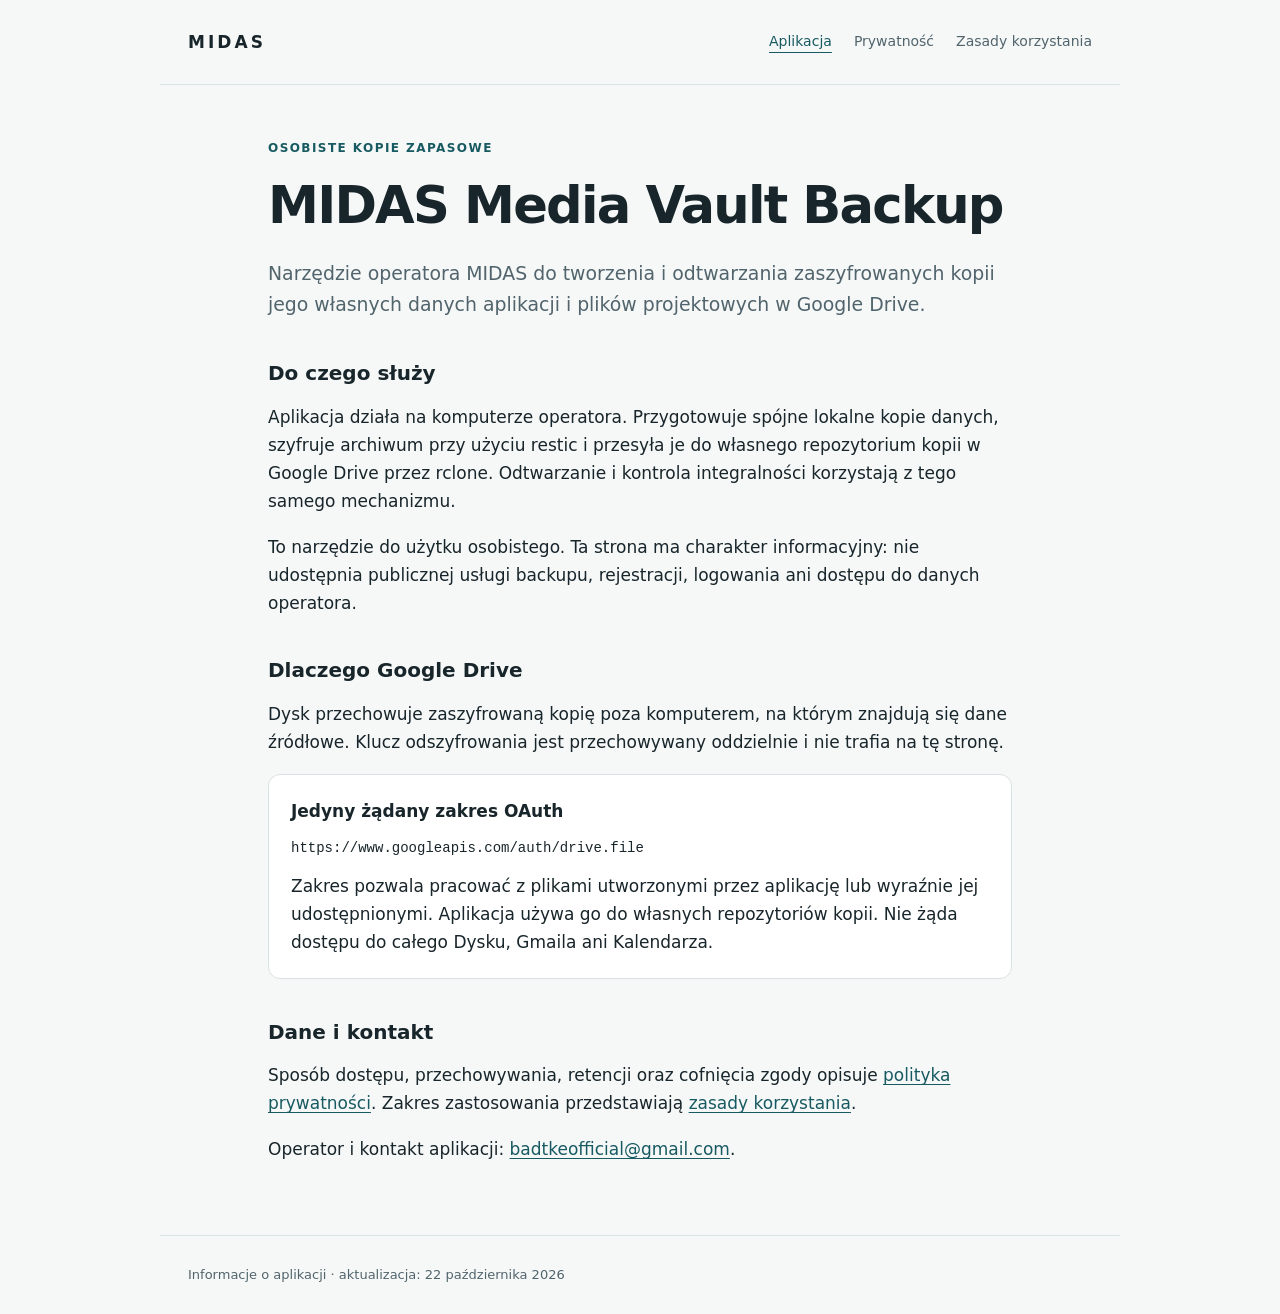
<file: index.html>
<!doctype html>
<html lang="pl"><head><meta charset="utf-8"><meta name="viewport" content="width=device-width, initial-scale=1"><title>MIDAS Media Vault Backup</title><meta name="description" content="Informacje o osobistej aplikacji MIDAS Media Vault Backup i jej ograniczonym dostępie do Google Drive."><link rel="stylesheet" href="style.css"><meta name="google-site-verification" content="rfWrYlfEVxrHHRhk9i2bMs0PiA7dq_NeBd1Id_83kOo" /></head>
<body><header><a class="brand" href="index.html">MIDAS</a><nav aria-label="Nawigacja"><a href="index.html" aria-current="page">Aplikacja</a><a href="privacy.html">Prywatność</a><a href="terms.html">Zasady korzystania</a></nav></header>
<main><p class="eyebrow">Osobiste kopie zapasowe</p><h1>MIDAS Media Vault Backup</h1><p class="lead">Narzędzie operatora MIDAS do tworzenia i odtwarzania zaszyfrowanych kopii jego własnych danych aplikacji i plików projektowych w Google Drive.</p>
<section><h2>Do czego służy</h2><p>Aplikacja działa na komputerze operatora. Przygotowuje spójne lokalne kopie danych, szyfruje archiwum przy użyciu restic i przesyła je do własnego repozytorium kopii w Google Drive przez rclone. Odtwarzanie i kontrola integralności korzystają z tego samego mechanizmu.</p><p>To narzędzie do użytku osobistego. Ta strona ma charakter informacyjny: nie udostępnia publicznej usługi backupu, rejestracji, logowania ani dostępu do danych operatora.</p></section>
<section><h2>Dlaczego Google Drive</h2><p>Dysk przechowuje zaszyfrowaną kopię poza komputerem, na którym znajdują się dane źródłowe. Klucz odszyfrowania jest przechowywany oddzielnie i nie trafia na tę stronę.</p><div class="scope"><strong>Jedyny żądany zakres OAuth</strong><code>https://www.googleapis.com/auth/drive.file</code><p>Zakres pozwala pracować z plikami utworzonymi przez aplikację lub wyraźnie jej udostępnionymi. Aplikacja używa go do własnych repozytoriów kopii. Nie żąda dostępu do całego Dysku, Gmaila ani Kalendarza.</p></div></section>
<section><h2>Dane i kontakt</h2><p>Sposób dostępu, przechowywania, retencji oraz cofnięcia zgody opisuje <a href="privacy.html">polityka prywatności</a>. Zakres zastosowania przedstawiają <a href="terms.html">zasady korzystania</a>.</p><p>Operator i kontakt aplikacji: <a href="mailto:badtkeofficial@gmail.com">badtkeofficial@gmail.com</a>.</p></section></main>
<footer>Informacje o aplikacji · aktualizacja: 22 października 2026</footer></body></html>
</file>
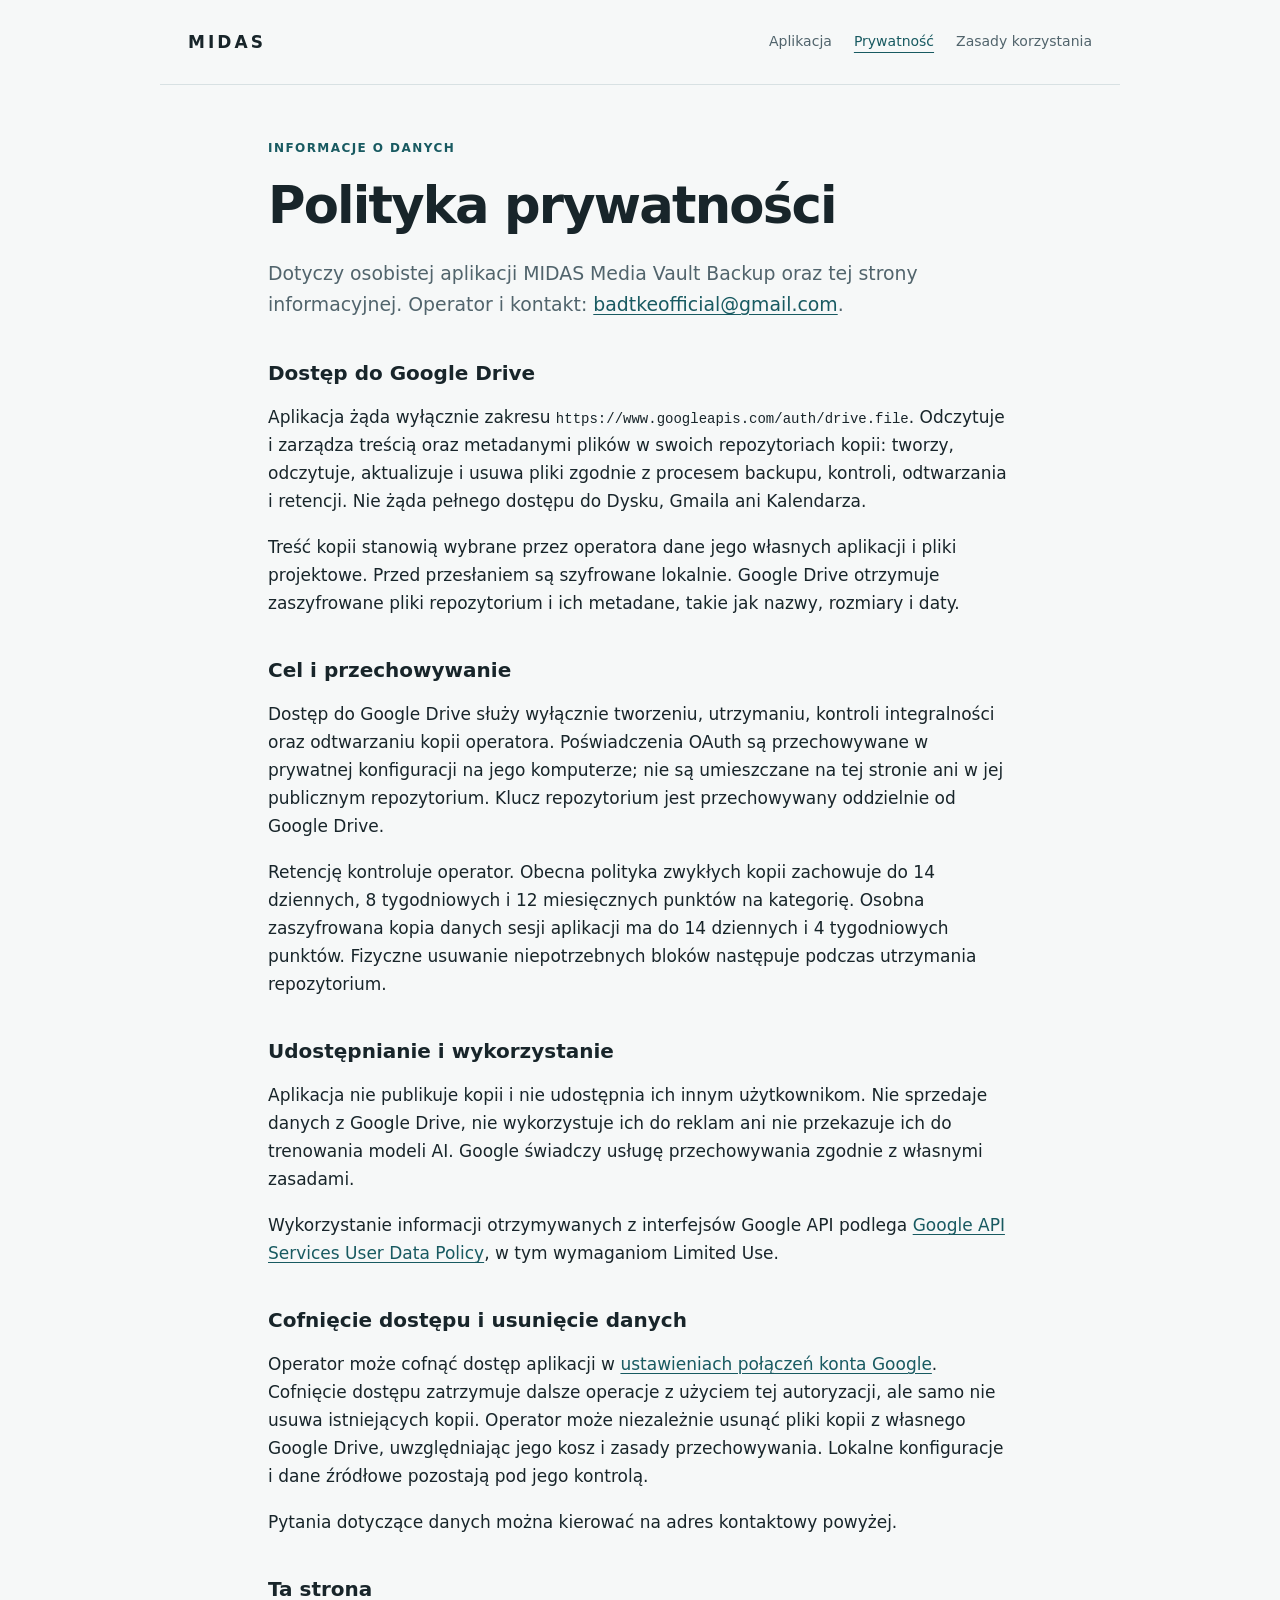
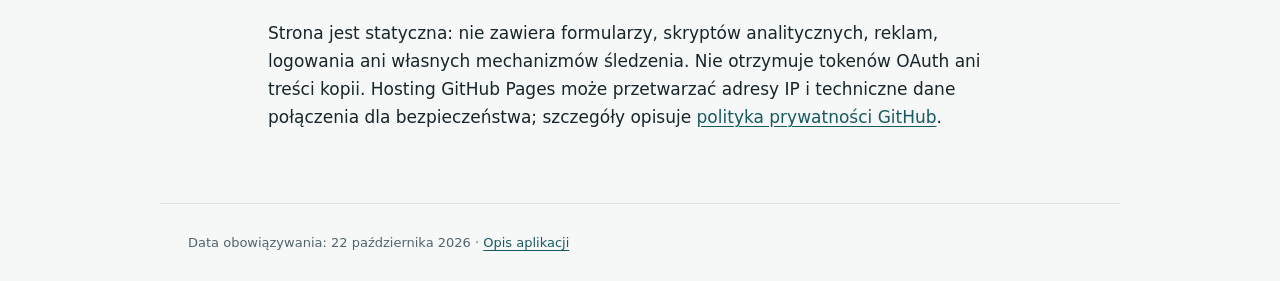
<file: privacy.html>
<!doctype html>
<html lang="pl"><head><meta charset="utf-8"><meta name="viewport" content="width=device-width, initial-scale=1"><title>Prywatność — MIDAS Media Vault Backup</title><link rel="stylesheet" href="style.css"></head>
<body><header><a class="brand" href="index.html">MIDAS</a><nav aria-label="Nawigacja"><a href="index.html">Aplikacja</a><a href="privacy.html" aria-current="page">Prywatność</a><a href="terms.html">Zasady korzystania</a></nav></header>
<main><p class="eyebrow">Informacje o danych</p><h1>Polityka prywatności</h1><p class="lead">Dotyczy osobistej aplikacji MIDAS Media Vault Backup oraz tej strony informacyjnej. Operator i kontakt: <a href="mailto:badtkeofficial@gmail.com">badtkeofficial@gmail.com</a>.</p>
<section><h2>Dostęp do Google Drive</h2><p>Aplikacja żąda wyłącznie zakresu <code>https://www.googleapis.com/auth/drive.file</code>. Odczytuje i zarządza treścią oraz metadanymi plików w swoich repozytoriach kopii: tworzy, odczytuje, aktualizuje i usuwa pliki zgodnie z procesem backupu, kontroli, odtwarzania i retencji. Nie żąda pełnego dostępu do Dysku, Gmaila ani Kalendarza.</p><p>Treść kopii stanowią wybrane przez operatora dane jego własnych aplikacji i pliki projektowe. Przed przesłaniem są szyfrowane lokalnie. Google Drive otrzymuje zaszyfrowane pliki repozytorium i ich metadane, takie jak nazwy, rozmiary i daty.</p></section>
<section><h2>Cel i przechowywanie</h2><p>Dostęp do Google Drive służy wyłącznie tworzeniu, utrzymaniu, kontroli integralności oraz odtwarzaniu kopii operatora. Poświadczenia OAuth są przechowywane w prywatnej konfiguracji na jego komputerze; nie są umieszczane na tej stronie ani w jej publicznym repozytorium. Klucz repozytorium jest przechowywany oddzielnie od Google Drive.</p><p>Retencję kontroluje operator. Obecna polityka zwykłych kopii zachowuje do 14 dziennych, 8 tygodniowych i 12 miesięcznych punktów na kategorię. Osobna zaszyfrowana kopia danych sesji aplikacji ma do 14 dziennych i 4 tygodniowych punktów. Fizyczne usuwanie niepotrzebnych bloków następuje podczas utrzymania repozytorium.</p></section>
<section><h2>Udostępnianie i wykorzystanie</h2><p>Aplikacja nie publikuje kopii i nie udostępnia ich innym użytkownikom. Nie sprzedaje danych z Google Drive, nie wykorzystuje ich do reklam ani nie przekazuje ich do trenowania modeli AI. Google świadczy usługę przechowywania zgodnie z własnymi zasadami.</p><p>Wykorzystanie informacji otrzymywanych z interfejsów Google API podlega <a href="https://developers.google.com/terms/api-services-user-data-policy">Google API Services User Data Policy</a>, w tym wymaganiom Limited Use.</p></section>
<section><h2>Cofnięcie dostępu i usunięcie danych</h2><p>Operator może cofnąć dostęp aplikacji w <a href="https://myaccount.google.com/connections">ustawieniach połączeń konta Google</a>. Cofnięcie dostępu zatrzymuje dalsze operacje z użyciem tej autoryzacji, ale samo nie usuwa istniejących kopii. Operator może niezależnie usunąć pliki kopii z własnego Google Drive, uwzględniając jego kosz i zasady przechowywania. Lokalne konfiguracje i dane źródłowe pozostają pod jego kontrolą.</p><p>Pytania dotyczące danych można kierować na adres kontaktowy powyżej.</p></section>
<section><h2>Ta strona</h2><p>Strona jest statyczna: nie zawiera formularzy, skryptów analitycznych, reklam, logowania ani własnych mechanizmów śledzenia. Nie otrzymuje tokenów OAuth ani treści kopii. Hosting GitHub Pages może przetwarzać adresy IP i techniczne dane połączenia dla bezpieczeństwa; szczegóły opisuje <a href="https://docs.github.com/en/site-policy/privacy-policies/github-general-privacy-statement">polityka prywatności GitHub</a>.</p></section></main>
<footer>Data obowiązywania: 22 października 2026 · <a href="index.html">Opis aplikacji</a></footer></body></html>
</file>
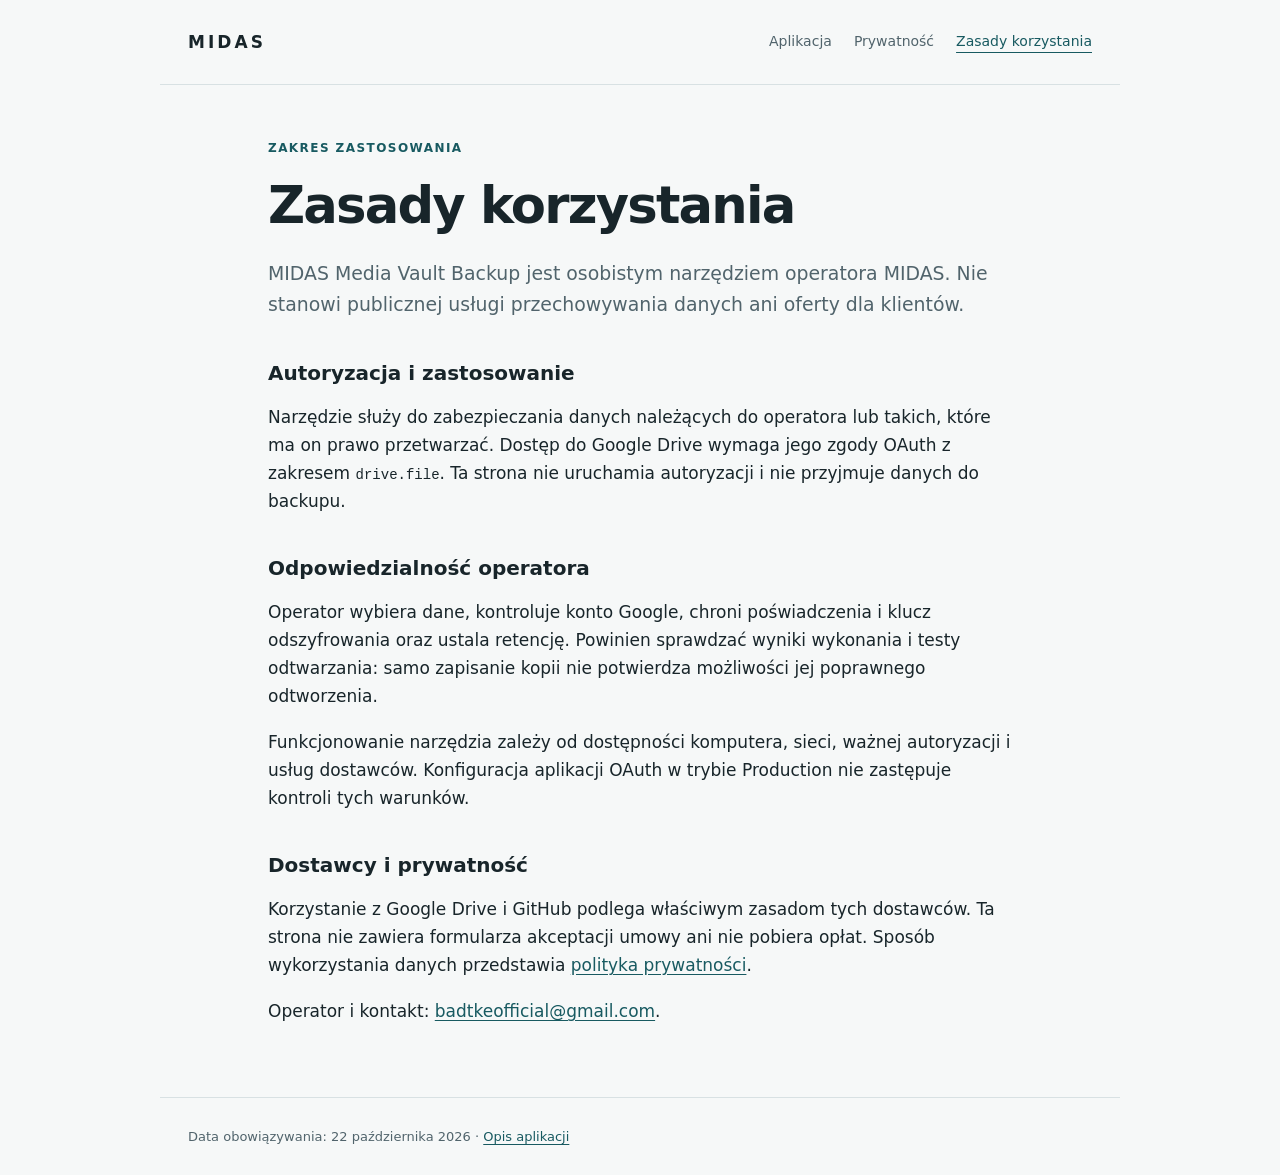
<file: terms.html>
<!doctype html>
<html lang="pl"><head><meta charset="utf-8"><meta name="viewport" content="width=device-width, initial-scale=1"><title>Zasady korzystania — MIDAS Media Vault Backup</title><link rel="stylesheet" href="style.css"></head>
<body><header><a class="brand" href="index.html">MIDAS</a><nav aria-label="Nawigacja"><a href="index.html">Aplikacja</a><a href="privacy.html">Prywatność</a><a href="terms.html" aria-current="page">Zasady korzystania</a></nav></header>
<main><p class="eyebrow">Zakres zastosowania</p><h1>Zasady korzystania</h1><p class="lead">MIDAS Media Vault Backup jest osobistym narzędziem operatora MIDAS. Nie stanowi publicznej usługi przechowywania danych ani oferty dla klientów.</p>
<section><h2>Autoryzacja i zastosowanie</h2><p>Narzędzie służy do zabezpieczania danych należących do operatora lub takich, które ma on prawo przetwarzać. Dostęp do Google Drive wymaga jego zgody OAuth z zakresem <code>drive.file</code>. Ta strona nie uruchamia autoryzacji i nie przyjmuje danych do backupu.</p></section>
<section><h2>Odpowiedzialność operatora</h2><p>Operator wybiera dane, kontroluje konto Google, chroni poświadczenia i klucz odszyfrowania oraz ustala retencję. Powinien sprawdzać wyniki wykonania i testy odtwarzania: samo zapisanie kopii nie potwierdza możliwości jej poprawnego odtworzenia.</p><p>Funkcjonowanie narzędzia zależy od dostępności komputera, sieci, ważnej autoryzacji i usług dostawców. Konfiguracja aplikacji OAuth w trybie Production nie zastępuje kontroli tych warunków.</p></section>
<section><h2>Dostawcy i prywatność</h2><p>Korzystanie z Google Drive i GitHub podlega właściwym zasadom tych dostawców. Ta strona nie zawiera formularza akceptacji umowy ani nie pobiera opłat. Sposób wykorzystania danych przedstawia <a href="privacy.html">polityka prywatności</a>.</p><p>Operator i kontakt: <a href="mailto:badtkeofficial@gmail.com">badtkeofficial@gmail.com</a>.</p></section></main>
<footer>Data obowiązywania: 22 października 2026 · <a href="index.html">Opis aplikacji</a></footer></body></html>
</file>
<file: style.css>
:root{color-scheme:light;--ink:#18252a;--muted:#51646c;--paper:#f6f8f8;--line:#d8e1e3;--accent:#185a61}*{box-sizing:border-box}body{margin:0;background:var(--paper);color:var(--ink);font:17px/1.65 system-ui,-apple-system,BlinkMacSystemFont,"Segoe UI",sans-serif}header,main,footer{max-width:960px;margin:auto;padding:28px}header{display:flex;align-items:center;justify-content:space-between;gap:20px;border-bottom:1px solid var(--line)}.brand{font-weight:800;letter-spacing:.18em;text-decoration:none;color:var(--ink)}nav{display:flex;gap:22px;flex-wrap:wrap;font-size:14px}nav a{color:var(--muted);text-decoration:none}nav a[aria-current]{color:var(--accent);text-decoration:underline;text-underline-offset:6px}a{color:var(--accent);text-underline-offset:3px}a:focus-visible{outline:3px solid var(--accent);outline-offset:5px}main{max-width:800px;padding-top:54px;padding-bottom:54px}h1{font-size:clamp(2rem,5vw,3.2rem);line-height:1.12;letter-spacing:-.035em;margin:16px 0 24px}h2{font-size:1.25rem;line-height:1.3;margin-top:0}p{margin:0 0 18px}.eyebrow{color:var(--accent);font-size:12px;font-weight:750;text-transform:uppercase;letter-spacing:.12em}.lead{font-size:1.18rem;color:var(--muted)}section{margin-top:40px}code{overflow-wrap:anywhere;font:14px/1.6 ui-monospace,SFMono-Regular,Consolas,monospace}.scope{padding:22px;border:1px solid var(--line);border-radius:12px;background:white}.scope strong,.scope code{display:block;margin-bottom:12px}.scope p{margin:0}footer{border-top:1px solid var(--line);font-size:13px;color:var(--muted)}@media(max-width:600px){header{align-items:flex-start;flex-direction:column;padding:22px}main{padding:32px 22px}nav{gap:16px;font-size:13px}}
</file>
